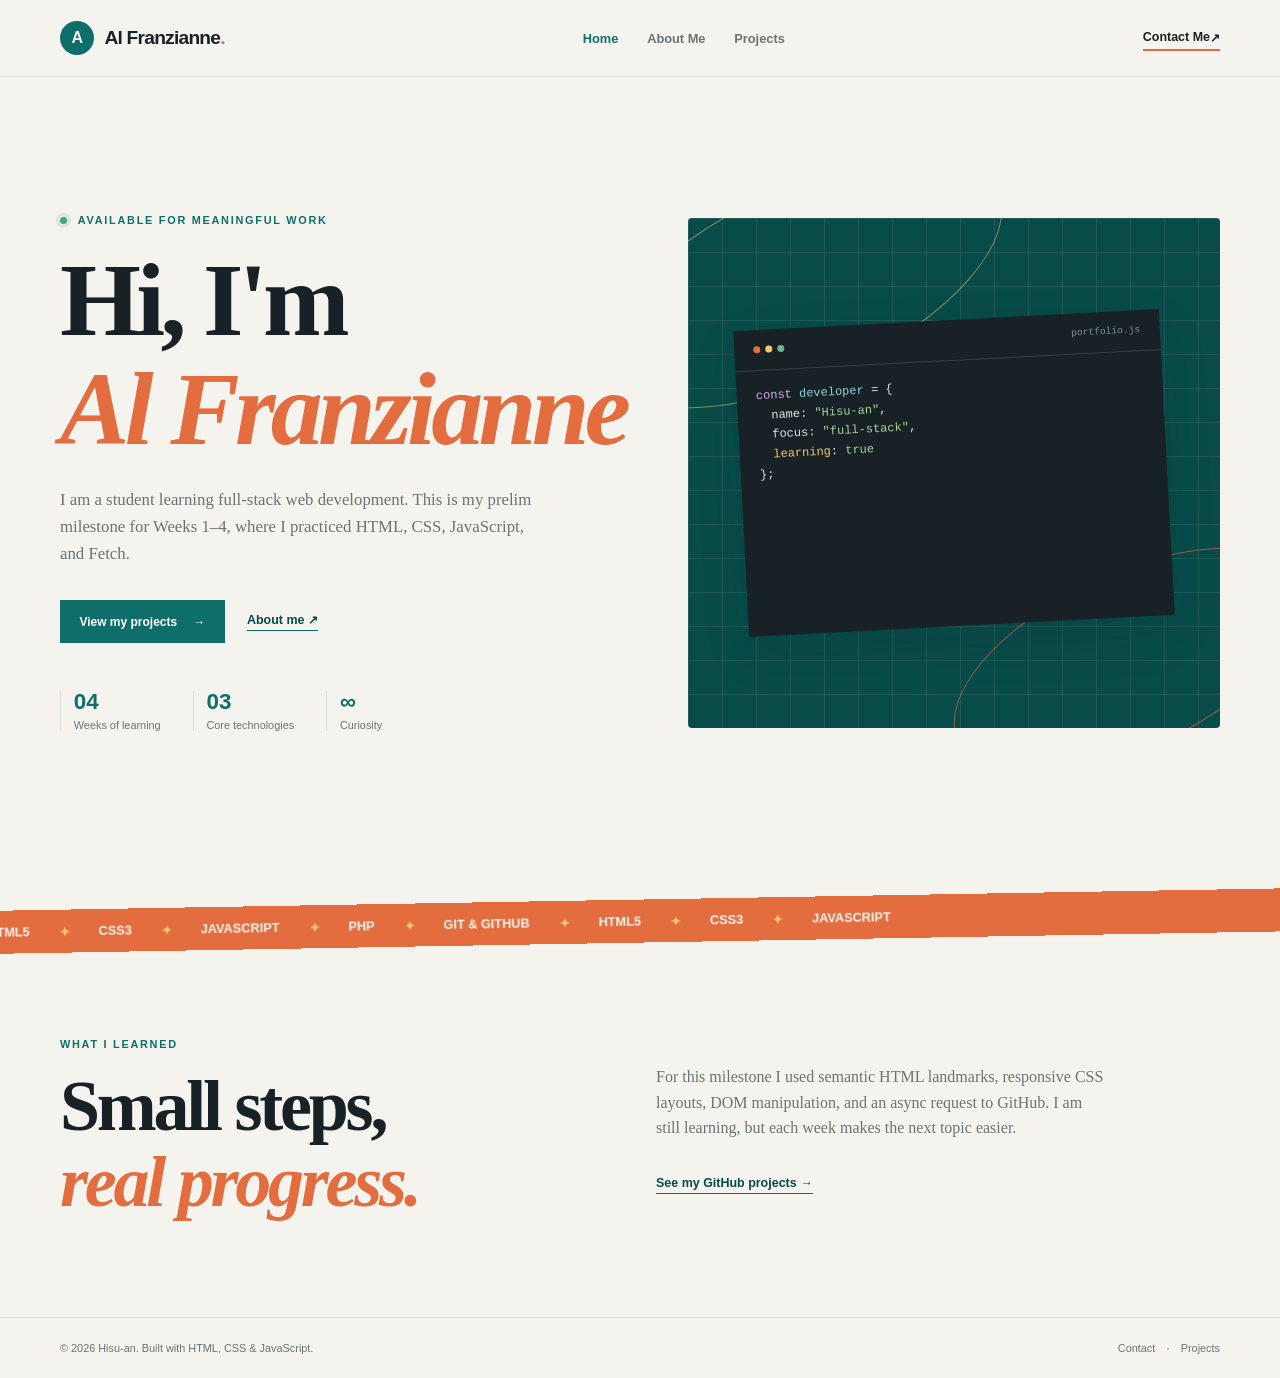
<file: index.html>
<!doctype html>
<html lang="en">

<head>
  <meta charset="UTF-8">
  <meta name="viewport" content="width=device-width, initial-scale=1.0">
  <meta name="description" content="Al's full-stack web development portfolio and prelim milestone.">
  <title>Prelim Milestone 1</title>
  <link rel="stylesheet" href="style.css">
  <script src="script.js" defer></script>
</head>

<body>
  <header class="site-header">
    <nav class="nav container" aria-label="Primary navigation">
      <a class="brand" href="index.html" aria-label="Al Franzianne home">
        <span class="brand-mark">A</span><span>Al Franzianne<span class="brand-dot">.</span></span>
      </a>
      <button class="menu-toggle" type="button" aria-expanded="false" aria-controls="primary-links">Menu</button>
      <ul class="nav-links" id="primary-links">
        <li><a class="active" href="index.html">Home</a></li>
        <li><a href="about.html">About Me</a></li>
        <li><a href="projects.html">Projects</a></li>
      </ul>
      <a class="nav-cta" href="about.html#contact">Contact Me <span aria-hidden="true">↗</span></a>
    </nav>
  </header>

  <main>
    <section class="hero container" aria-labelledby="hero-title">
      <div class="hero-copy reveal">
        <p class="eyebrow"><span class="status-dot" aria-hidden="true"></span> Available for meaningful work</p>
        <h1 id="hero-title">Hi, I'm<br><em>Al Franzianne</em></h1>
        <p class="hero-text">I am a student learning full-stack web development. This is my prelim milestone for Weeks
          1–4, where I practiced HTML, CSS, JavaScript, and Fetch.</p>
        <div class="hero-actions"><a class="button button-primary" href="projects.html">View my projects <span
              aria-hidden="true">→</span></a><a class="text-link" href="about.html">About me <span
              aria-hidden="true">↗</span></a></div>
        <dl class="stats" aria-label="Portfolio highlights">
          <div>
            <dt>04</dt>
            <dd>Weeks of learning</dd>
          </div>
          <div>
            <dt>03</dt>
            <dd>Core technologies</dd>
          </div>
          <div>
            <dt>∞</dt>
            <dd>Curiosity</dd>
          </div>
        </dl>
      </div>
      <div class="hero-art reveal" aria-label="Abstract illustration of a developer workspace">
        <div class="art-grid" aria-hidden="true"></div>
        <div class="art-orbit orbit-one" aria-hidden="true"></div>
        <div class="art-orbit orbit-two" aria-hidden="true"></div>
        <div class="code-card">
          <div class="code-top"><span></span><span></span><span></span><small>portfolio.js</small></div>
          <pre><code><span class="code-purple">const</span> <span class="code-blue">developer</span> = {
  name: <span class="code-green">"Hisu-an"</span>,
  focus: <span class="code-green">"full-stack"</span>,
  <span class="code-orange">learning</span>: <span class="code-green">true</span>
};</code></pre>
      </div>
    </section>
    <section class="marquee-band" aria-label="Skills">
      <div class="marquee-track">
        <span>HTML5</span><i>✦</i><span>CSS3</span><i>✦</i><span>JavaScript</span><i>✦</i><span>PHP</span><i>✦</i><span>Git
          & GitHub</span><i>✦</i><span>HTML5</span><i>✦</i><span>CSS3</span><i>✦</i><span>JavaScript</span>
      </div>
    </section>
    <section class="home-intro container reveal" aria-labelledby="intro-title">
      <div>
        <p class="eyebrow">What I learned</p>
        <h2 id="intro-title">Small steps,<br><em>real progress.</em></h2>
      </div>
      <div class="intro-copy">
        <p>For this milestone I used semantic HTML landmarks, responsive CSS layouts, DOM manipulation, and an async
          request to GitHub. I am still learning, but each week makes the next topic easier.</p><a class="text-link"
          href="projects.html">See my GitHub projects <span aria-hidden="true">→</span></a>
      </div>
    </section>
  </main>
  <footer class="site-footer">
    <div class="container footer-inner">
      <p>© 2026 Hisu-an. Built with HTML, CSS & JavaScript.</p>
      <div><a href="about.html#contact">Contact</a><span aria-hidden="true">·</span><a href="projects.html">Projects</a>
      </div>
    </div>
  </footer>
</body>

</html>
</file>
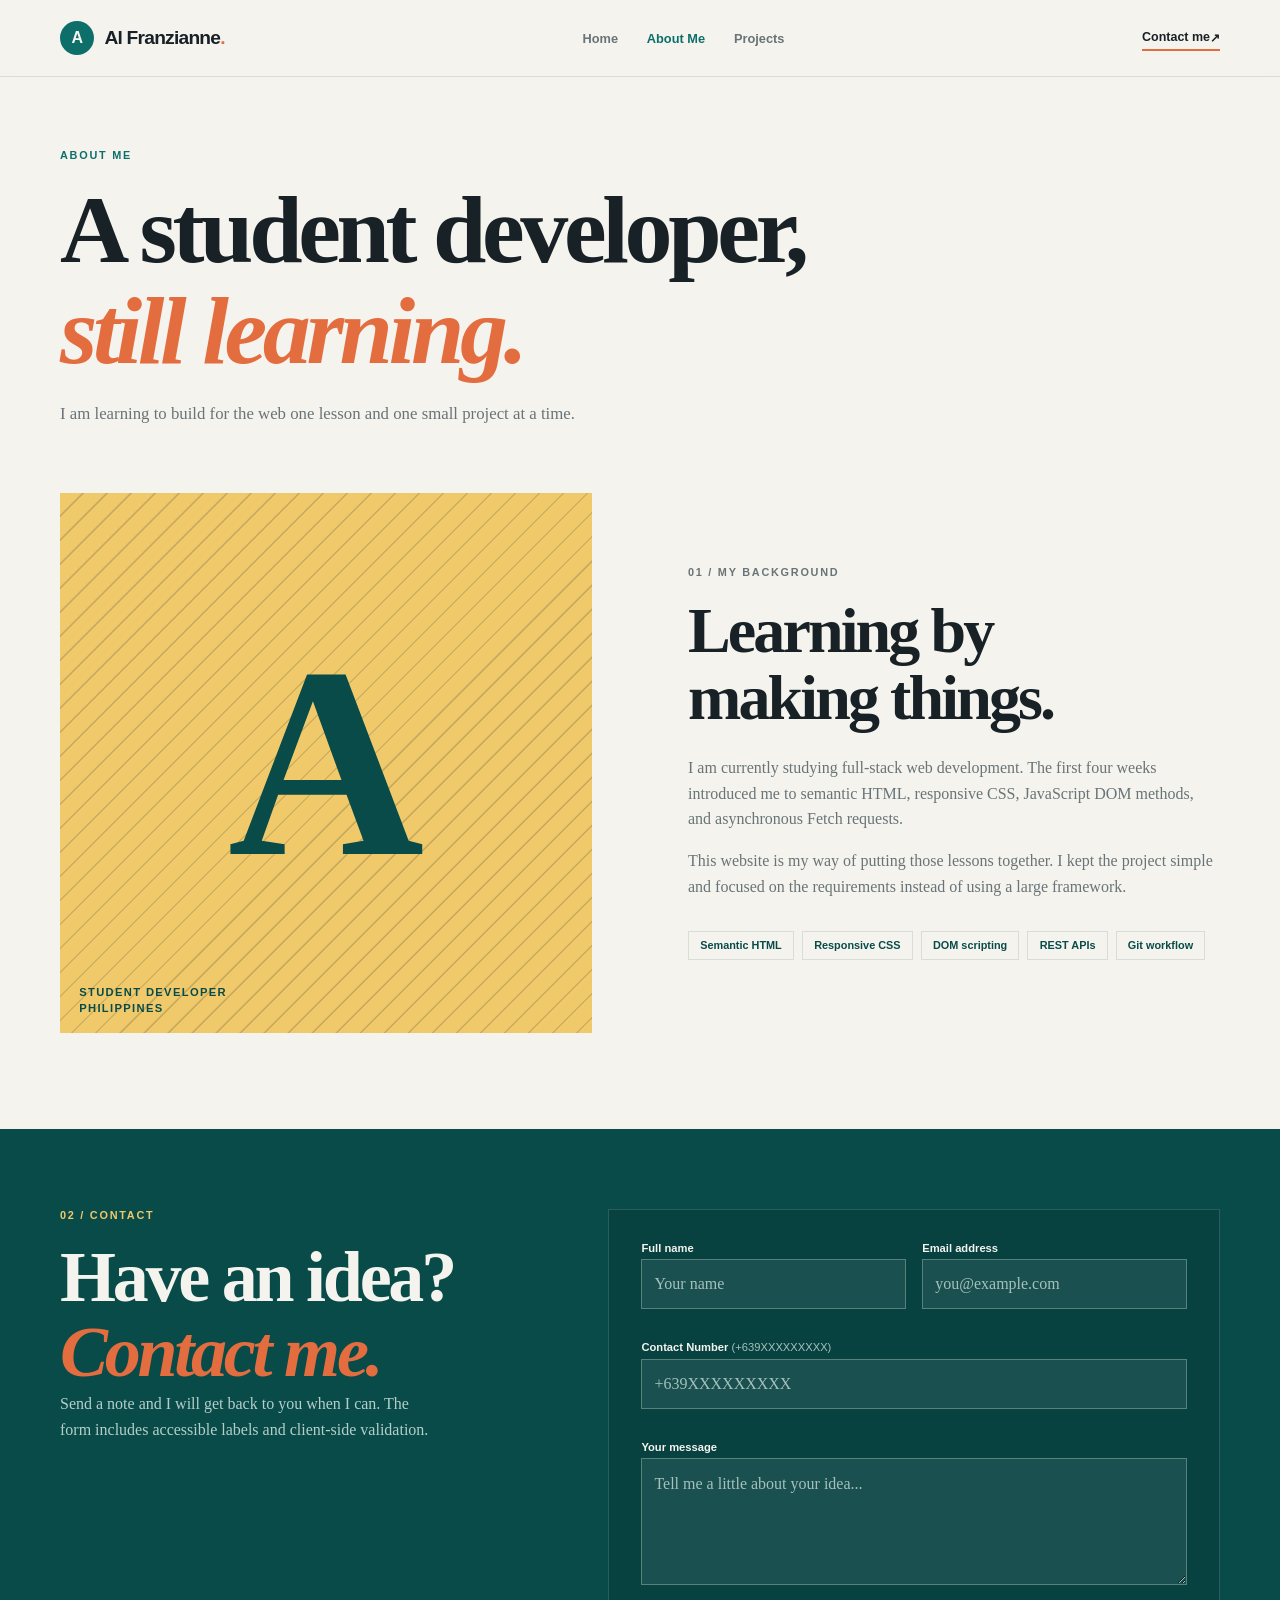
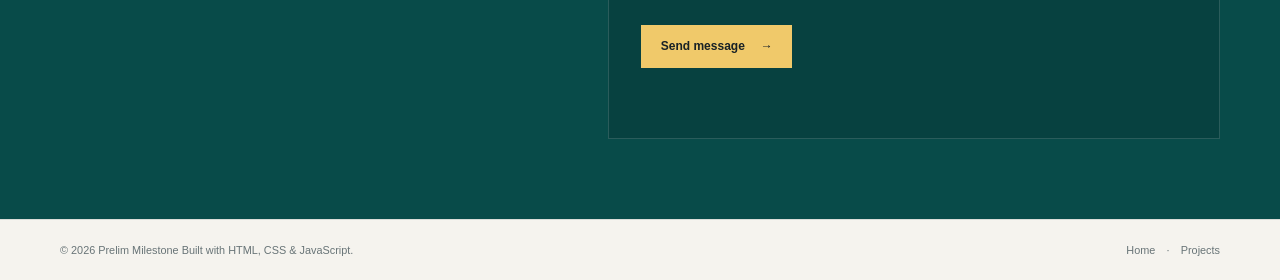
<file: about.html>
<!doctype html>
<html lang="en">

<head>
  <meta charset="UTF-8">
  <meta name="viewport" content="width=device-width, initial-scale=1.0">
  <meta name="description" content="Learn about Al, a student developer studying full-stack web development.">
  <title>About Me | Al</title>
  <link rel="stylesheet" href="style.css">
  <script src="script.js" defer></script>
</head>

<body>
  <header class="site-header">
    <nav class="nav container" aria-label="Primary navigation"><a class="brand" href="index.html"
        aria-label="Al Franzianne home"><span class="brand-mark">A</span><span>Al Franzianne<span
            class="brand-dot">.</span></span></a><button class="menu-toggle" type="button" aria-expanded="false"
        aria-controls="primary-links">Menu</button>
      <ul class="nav-links" id="primary-links">
        <li><a href="index.html">Home</a></li>
        <li><a class="active" href="about.html">About Me</a></li>
        <li><a href="projects.html">Projects</a></li>
      </ul><a class="nav-cta" href="#contact">Contact me <span aria-hidden="true">↗</span></a>
    </nav>
  </header>
  <main>
    <section class="page-heading container reveal">
      <p class="eyebrow">About me</p>
      <h1>A student developer,<br><em>still learning.</em></h1>
      <p>I am learning to build for the web one lesson and one small project at a time.</p>
    </section>
    <section class="about-layout container">
      <div class="profile-frame reveal">
        <div class="profile-pattern" aria-hidden="true"></div>
        <div class="profile-initial">A</div><span class="profile-label">Student developer<br>Philippines</span>
      </div>
      <div class="about-copy reveal">
        <p class="eyebrow">01 / My background</p>
        <h2>Learning by<br>making things.</h2>
        <p>I am currently studying full-stack web development. The first four weeks introduced me to semantic HTML,
          responsive CSS, JavaScript DOM methods, and asynchronous Fetch requests.</p>
        <p>This website is my way of putting those lessons together. I kept the project simple and focused on the
          requirements instead of using a large framework.</p>
        <div class="skill-list" aria-label="Skills learned"><span>Semantic HTML</span><span>Responsive
            CSS</span><span>DOM scripting</span><span>REST APIs</span><span>Git workflow</span></div>
      </div>
    </section>
    <section class="contact-section" id="contact" aria-labelledby="contact-title">
      <div class="container contact-layout">
        <div>
          <p class="eyebrow">02 / Contact</p>
          <h2 id="contact-title">Have an idea?<br><em>Contact me.</em></h2>
          <p class="contact-intro">Send a note and I will get back to you when I can. The form includes accessible
            labels and client-side validation.</p>
        </div>
        <form class="contact-form" id="contactForm" novalidate>
          <div class="form-row">
            <div class="field"><label for="fullName">Full name</label><input id="fullName" name="fullName" type="text"
                required autocomplete="name" placeholder="Your name"><small class="field-error"
                data-error-for="fullName"></small></div>
            <div class="field"><label for="email">Email address</label><input id="email" name="email" type="email"
                required autocomplete="email" placeholder="you@example.com"><small class="field-error"
                data-error-for="email"></small></div>
          </div>
          <div class="field"><label for="phone">Contact Number <span class="label-hint">(+639XXXXXXXXX)</span></label><input id="phone" name="phone" type="tel" required inputmode="tel"
              pattern="^(09\\d{9}|\\+639\\d{9})$" placeholder="+639XXXXXXXXX"><small class="field-error"
              data-error-for="phone"></small></div>
          <div class="field"><label for="message">Your message</label><textarea id="message" name="message" rows="4"
              required placeholder="Tell me a little about your idea..."></textarea><small class="field-error"
              data-error-for="message"></small></div><button class="button button-primary" type="submit">Send message
            <span aria-hidden="true">→</span></button>
          <p class="form-status" id="formStatus" role="status" aria-live="polite"></p>
        </form>
      </div>
    </section>
  </main>
  <footer class="site-footer">
    <div class="container footer-inner">
      <p>© 2026 Prelim Milestone Built with HTML, CSS & JavaScript.</p>
      <div><a href="index.html">Home</a><span aria-hidden="true">·</span><a href="projects.html">Projects</a></div>
    </div>
  </footer>
</body>

</html>
</file>
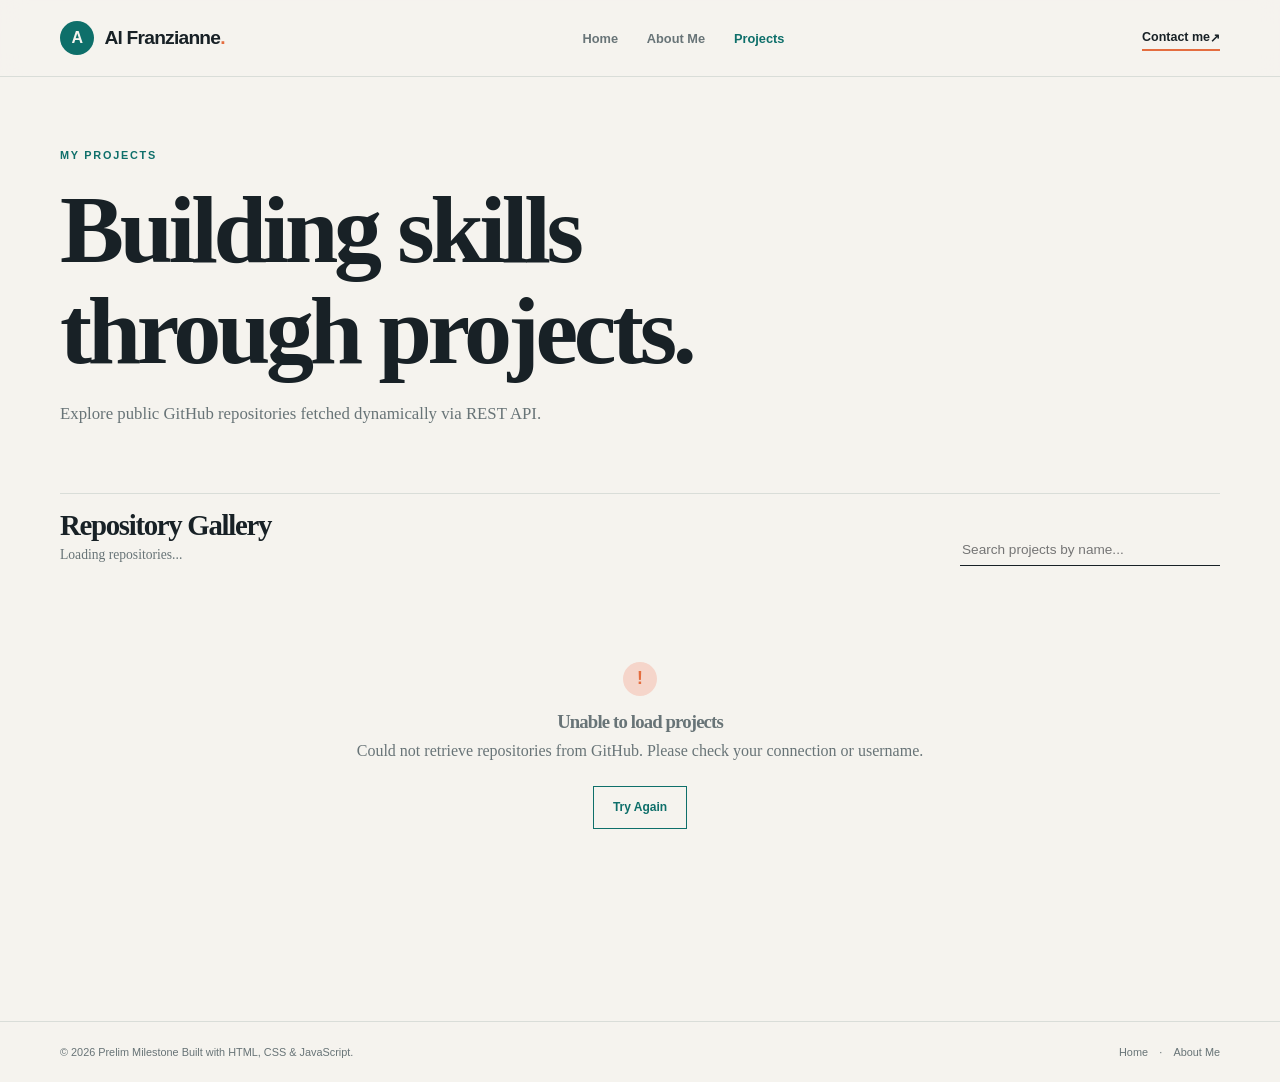
<file: projects.html>
<!DOCTYPE html>
<html lang="en">

<head>
  <meta charset="UTF-8">
  <meta name="viewport" content="width=device-width, initial-scale=1.0">
  <meta name="description" content="Explore GitHub projects built by Al.">
  <title>Projects | Al</title>
  <link rel="stylesheet" href="style.css">
  <script src="script.js" defer></script>
</head>

<body>
  <header class="site-header">
    <nav class="nav container" aria-label="Primary navigation">
      <a class="brand" href="index.html" aria-label="Al Franzianne home">
        <span class="brand-mark">A</span><span>Al Franzianne<span class="brand-dot">.</span></span>
      </a>
      <button class="menu-toggle" type="button" aria-expanded="false" aria-controls="primary-links">Menu</button>
      <ul class="nav-links" id="primary-links">
        <li><a href="index.html">Home</a></li>
        <li><a href="about.html">About Me</a></li>
        <li><a class="active" href="projects.html">Projects</a></li>
      </ul>
      <a class="nav-cta" href="about.html#contact">Contact me <span aria-hidden="true">↗</span></a>
    </nav>
  </header>

  <main>
    <section class="page-heading container reveal">
      <p class="eyebrow">My projects</p>
      <h1>Building skills through projects.</h1>
      <p>Explore public GitHub repositories fetched dynamically via REST API.</p>
    </section>

    <section class="projects-section container">
      <div class="gallery-toolbar">
        <div>
          <h2>Repository Gallery</h2>
          <p class="muted-text" id="repoSummary">Loading repositories...</p>
        </div>
        <div class="search-box">
          <label for="projectSearch" class="sr-only">Search projects by name</label>
          <input type="search" id="projectSearch" placeholder="Search projects by name...">
        </div>
      </div>

      <!-- Loading State -->
      <div class="loading-state is-hidden" id="loadingState">
        <div class="spinner" aria-hidden="true"></div>
        <p>Fetching projects from GitHub...</p>
      </div>

      <!-- Error State -->
      <div class="empty-state is-hidden" id="errorState">
        <div class="empty-icon">!</div>
        <h3>Unable to load projects</h3>
        <p id="errorMessage">Something went wrong while requesting data.</p>
        <button class="button button-outline" id="retryButton" type="button">Try Again</button>
      </div>

      <!-- Dynamic Project Cards Container -->
      <div class="project-grid" id="projectGrid"></div>

      <!-- Pagination Container -->
      <div class="pagination" id="pagination" aria-label="Project pagination"></div>
    </section>
  </main>

  <footer class="site-footer">
    <div class="container footer-inner">
      <p>© 2026 Prelim Milestone Built with HTML, CSS & JavaScript.</p>
      <div><a href="index.html">Home</a><span aria-hidden="true">·</span><a href="about.html">About Me</a></div>
    </div>
  </footer>
</body>

</html>
</file>
<file: style.css>
:root {
  --ink: #182126;
  --paper: #f5f3ee;
  --muted: #687477;
  --line: #d9ddd8;
  --teal: #0e6f6a;
  --teal-dark: #084b49;
  --orange: #e46d3f;
  --yellow: #f0c96a;
  --space-1: .5rem;
  --space-2: 1rem;
  --space-3: 1.5rem;
  --space-4: 2.5rem;
  --space-5: 5rem;
  --radius: 4px;
  --shadow: 0 18px 50px rgba(24, 33, 38, .1);
}

* {
  box-sizing: border-box;
}

html {
  scroll-behavior: smooth;
}

body {
  margin: 0;
  background: var(--paper);
  color: var(--ink);
  font-family: Georgia, 'Times New Roman', serif;
  line-height: 1.6;
}

a {
  color: inherit;
  text-decoration: none;
}

button,
input,
textarea {
  font: inherit;
}

button {
  cursor: pointer;
}

.container {
  width: min(100% - 2.5rem, 1160px);
  margin-inline: auto;
}

.sr-only {
  position: absolute;
  width: 1px;
  height: 1px;
  padding: 0;
  margin: -1px;
  overflow: hidden;
  clip: rect(0, 0, 0, 0);
  white-space: nowrap;
  border: 0;
}

.site-header {
  border-bottom: 1px solid var(--line);
  background: rgba(245, 243, 238, .93);
  position: sticky;
  top: 0;
  z-index: 10;
  backdrop-filter: blur(12px);
}

.nav {
  min-height: 76px;
  display: flex;
  align-items: center;
  justify-content: space-between;
  gap: var(--space-2);
}

.brand {
  display: flex;
  align-items: center;
  gap: .65rem;
  font: 700 1.2rem/1 'Trebuchet MS', sans-serif;
  letter-spacing: -.04em;
}

.brand-mark {
  display: grid;
  place-items: center;
  width: 34px;
  aspect-ratio: 1;
  border-radius: 50%;
  color: var(--paper);
  background: var(--teal);
  font-size: 1rem;
}

.brand-dot {
  color: var(--orange);
}

.nav-links {
  display: none;
  gap: 1.8rem;
  list-style: none;
  margin: 0;
  padding: 0;
  font: 600 .8rem 'Trebuchet MS', sans-serif;
}

.nav-links a {
  color: var(--muted);
  transition: color .2s ease;
}

.nav-links a:hover,
.nav-links a.active {
  color: var(--teal);
}

.nav-cta {
  display: none;
  border-bottom: 2px solid var(--orange);
  padding: .25rem 0;
  font: 700 .78rem 'Trebuchet MS', sans-serif;
}

.menu-toggle {
  border: 1px solid var(--line);
  background: transparent;
  color: var(--ink);
  padding: .45rem .75rem;
  font: 700 .72rem 'Trebuchet MS', sans-serif;
}

.hero {
  display: grid;
  gap: var(--space-4);
  padding-block: 4rem 5rem;
  align-items: center;
}

.hero-copy {
  max-width: 650px;
}

.eyebrow {
  color: var(--teal);
  font: 700 .68rem 'Trebuchet MS', sans-serif;
  letter-spacing: .16em;
  text-transform: uppercase;
  margin: 0 0 1.2rem;
}

.status-dot {
  display: inline-block;
  width: 7px;
  height: 7px;
  border-radius: 50%;
  background: #43a58c;
  box-shadow: 0 0 0 4px rgba(67, 165, 140, .15);
  margin-right: .4rem;
}

h1,
h2,
h3,
p {
  margin-top: 0;
}

h1,
h2,
h3 {
  line-height: 1.05;
  letter-spacing: -.045em;
}

h1 {
  font-size: clamp(3.2rem, 12vw, 6.5rem);
  max-width: 780px;
  margin-bottom: 1.5rem;
}

h1 em,
h2 em {
  color: var(--orange);
  font-style: italic;
}

.hero-text {
  max-width: 480px;
  color: var(--muted);
  font-size: 1.05rem;
}

.hero-actions {
  display: flex;
  flex-wrap: wrap;
  align-items: center;
  gap: 1.4rem;
  margin: 2rem 0 3rem;
}

.button {
  display: inline-flex;
  align-items: center;
  gap: 1rem;
  border: 1px solid transparent;
  padding: .85rem 1.15rem;
  font: 700 .75rem 'Trebuchet MS', sans-serif;
  transition: transform .2s ease, background .2s ease;
}

.button:hover {
  transform: translateY(-2px);
}

.button-primary {
  background: var(--teal);
  color: white;
}

.button-primary:hover {
  background: var(--teal-dark);
}

.button-outline {
  background: transparent;
  color: var(--teal);
  border-color: var(--teal);
}

.text-link {
  color: var(--teal-dark);
  border-bottom: 1px solid var(--teal);
  padding-bottom: .2rem;
  font: 700 .78rem 'Trebuchet MS', sans-serif;
}

.stats {
  display: flex;
  gap: 2rem;
  margin: 0;
}

.stats div {
  border-left: 1px solid var(--line);
  padding-left: .8rem;
}

.stats dt {
  color: var(--teal);
  font: 700 1.4rem/1 'Trebuchet MS', sans-serif;
}

.stats dd {
  color: var(--muted);
  font: .68rem 'Trebuchet MS', sans-serif;
  margin: .35rem 0 0;
}

.hero-art {
  min-height: 370px;
  position: relative;
  overflow: hidden;
  background: var(--teal-dark);
  border-radius: var(--radius);
  isolation: isolate;
}

.art-grid {
  position: absolute;
  inset: 0;
  opacity: .18;
  background-image: linear-gradient(rgba(255, 255, 255, .5) 1px, transparent 1px), linear-gradient(90deg, rgba(255, 255, 255, .5) 1px, transparent 1px);
  background-size: 34px 34px;
}

.art-orbit {
  position: absolute;
  border: 1px solid rgba(240, 201, 106, .55);
  border-radius: 50%;
  transform: rotate(-25deg);
}

.orbit-one {
  width: 430px;
  height: 190px;
  top: -30px;
  left: -100px;
}

.orbit-two {
  width: 380px;
  height: 175px;
  bottom: -20px;
  right: -100px;
  border-color: rgba(228, 109, 63, .65);
}

.code-card {
  position: absolute;
  inset: 20% 10%;
  padding: 0 1.2rem 1.1rem;
  background: #182126;
  color: #dce7df;
  box-shadow: var(--shadow);
  transform: rotate(-3deg);
  font: .75rem/1.65 Consolas, monospace;
}

.code-top {
  display: flex;
  align-items: center;
  gap: 5px;
  border-bottom: 1px solid #344147;
  margin: 0 -1.2rem 1rem;
  padding: .75rem 1.2rem;
  color: #809096;
}

.code-top span {
  width: 7px;
  height: 7px;
  border-radius: 50%;
  background: #e46d3f;
}

.code-top span:nth-child(2) {
  background: #f0c96a;
}

.code-top span:nth-child(3) {
  background: #6ab59d;
}

.code-top small {
  margin-left: auto;
  font-size: .6rem;
}

.code-card pre {
  white-space: pre-wrap;
}

.code-purple {
  color: #d6a9e8;
}

.code-blue {
  color: #8ed2da;
}

.code-green {
  color: #a6d49c;
}

.code-orange {
  color: #f0c96a;
}

.code-footer {
  border-top: 1px solid #344147;
  padding-top: .8rem;
  color: #8ca19d;
  font-size: .64rem;
}

.pulse-line {
  display: inline-block;
  width: 7px;
  height: 7px;
  background: var(--orange);
  border-radius: 50%;
}

.floating-note {
  position: absolute;
  display: flex;
  align-items: center;
  gap: .55rem;
  padding: .65rem .8rem;
  background: var(--paper);
  box-shadow: 0 8px 25px rgba(0, 0, 0, .2);
  font: .68rem 'Trebuchet MS', sans-serif;
}

.floating-note strong,
.floating-note small {
  display: block;
}

.floating-note small {
  color: var(--muted);
}

.note-icon {
  color: var(--teal);
  font-size: 1.1rem;
}

.note-icon.orange {
  color: var(--orange);
}

.note-top {
  top: 9%;
  right: 5%;
}

.note-bottom {
  bottom: 8%;
  left: 5%;
}

.marquee-band {
  overflow: hidden;
  color: var(--paper);
  background: var(--orange);
  padding: .85rem 0;
  transform: rotate(-1deg) scale(1.02);
}

.marquee-track {
  width: max-content;
  display: flex;
  align-items: center;
  gap: 1.8rem;
  font: 700 .78rem 'Trebuchet MS', sans-serif;
  text-transform: uppercase;
  animation: drift 24s linear infinite;
}

.marquee-track i {
  color: var(--yellow);
  font-style: normal;
}

@keyframes drift {
  to {
    transform: translateX(-35%);
  }
}

.home-intro {
  display: grid;
  gap: 2rem;
  padding-block: 6rem;
}

.home-intro h2,
.contact-section h2 {
  font-size: clamp(2.3rem, 7vw, 4.5rem);
  margin-bottom: 0;
}

.intro-copy {
  max-width: 450px;
  color: var(--muted);
}

.intro-copy .text-link {
  display: inline-block;
  margin-top: 1.2rem;
}

.page-heading {
  padding-block: 4.5rem 3rem;
}

.page-heading h1 {
  font-size: clamp(3rem, 10vw, 6rem);
  margin-bottom: 1.2rem;
}

.page-heading>p:last-child {
  max-width: 550px;
  color: var(--muted);
  font-size: 1.05rem;
}

.about-layout {
  display: grid;
  gap: 3rem;
  padding-bottom: 6rem;
}

.profile-frame {
  min-height: 410px;
  position: relative;
  overflow: hidden;
  background: var(--yellow);
}

.profile-pattern {
  position: absolute;
  inset: 0;
  opacity: .35;
  background: repeating-linear-gradient(135deg, transparent 0 15px, rgba(24, 33, 38, .5) 16px 17px);
}

.profile-initial {
  position: absolute;
  inset: 0;
  display: grid;
  place-items: center;
  color: var(--teal-dark);
  font: 900 17rem/.8 Georgia, serif;
}

.profile-label {
  position: absolute;
  left: 1.2rem;
  bottom: 1rem;
  color: var(--teal-dark);
  font: 700 .7rem/1.4 'Trebuchet MS', sans-serif;
  text-transform: uppercase;
  letter-spacing: .12em;
}

.about-copy {
  max-width: 540px;
}

.about-copy h2 {
  font-size: clamp(2.2rem, 6vw, 4rem);
  margin-bottom: 1.5rem;
}

.about-copy p {
  color: var(--muted);
}

.skill-list {
  display: flex;
  flex-wrap: wrap;
  gap: .5rem;
  margin-top: 2rem;
}

.skill-list span {
  border: 1px solid var(--line);
  padding: .45rem .7rem;
  color: var(--teal-dark);
  font: 700 .68rem 'Trebuchet MS', sans-serif;
}

.contact-section {
  padding-block: 5rem;
  background: var(--teal-dark);
  color: var(--paper);
}

.contact-layout {
  display: grid;
  gap: 3rem;
}

.contact-section .eyebrow {
  color: var(--yellow);
}

.contact-intro {
  max-width: 370px;
  color: #b5ceca;
}

.contact-form {
  padding: 1.3rem;
  background: rgba(0, 0, 0, .13);
  border: 1px solid rgba(255, 255, 255, .14);
}

.form-row {
  display: grid;
  gap: 1rem;
}

.field {
  margin-bottom: 1rem;
}

.field label {
  display: block;
  margin-bottom: .35rem;
  font: 700 .7rem 'Trebuchet MS', sans-serif;
}

.label-hint {
  color: #a4c1bc;
  font-weight: 400;
}

.field input,
.field textarea {
  width: 100%;
  border: 1px solid #57827b;
  background: rgba(255, 255, 255, .08);
  color: white;
  padding: .7rem .75rem;
  outline: none;
  border-radius: 0;
}

.field input::placeholder,
.field textarea::placeholder {
  color: #a4c1bc;
}

.field input:focus,
.field textarea:focus {
  border-color: var(--yellow);
  box-shadow: 0 0 0 2px rgba(240, 201, 106, .2);
}

.field input[aria-invalid="true"],
.field textarea[aria-invalid="true"] {
  border-color: #ff9e80;
}

.field-error {
  display: block;
  min-height: 1rem;
  color: #ffb09a;
  font: .68rem 'Trebuchet MS', sans-serif;
}

.contact-form .button-primary {
  background: var(--yellow);
  color: var(--ink);
}

.form-status {
  min-height: 1.4rem;
  margin: 1rem 0 0;
  color: var(--yellow);
  font: 700 .75rem 'Trebuchet MS', sans-serif;
}

.projects-section {
  padding-bottom: 6rem;
}

.gallery-toolbar {
  display: flex;
  flex-direction: column;
  gap: 1rem;
  align-items: flex-start;
  padding-block: 1rem 2rem;
  border-top: 1px solid var(--line);
}

.gallery-toolbar h2 {
  margin-bottom: .25rem;
  font-size: 1.8rem;
}

.muted-text {
  color: var(--muted);
  font-size: .85rem;
  margin: 0;
}

.search-box {
  display: flex;
  align-items: center;
  gap: .5rem;
  width: 100%;
  border-bottom: 1px solid var(--ink);
  padding: .4rem 0;
  color: var(--teal);
}

.search-box input {
  width: 100%;
  border: 0;
  outline: 0;
  background: transparent;
  color: var(--ink);
  font: .85rem 'Trebuchet MS', sans-serif;
}

.loading-state,
.empty-state {
  padding: 4rem 1rem;
  text-align: center;
  color: var(--muted);
}

.spinner {
  display: inline-block;
  width: 34px;
  height: 34px;
  border: 3px solid var(--line);
  border-top-color: var(--orange);
  border-right-color: var(--teal);
  border-radius: 50%;
  animation: spin .8s linear infinite;
}

.spinner-sm {
  display: inline-block;
  width: 14px;
  height: 14px;
  border: 2px solid rgba(24, 33, 38, 0.25);
  border-top-color: var(--ink);
  border-radius: 50%;
  animation: spin .6s linear infinite;
  vertical-align: middle;
  margin-left: .35rem;
}

@keyframes spin {
  to {
    transform: rotate(360deg);
  }
}

.empty-icon {
  display: grid;
  place-items: center;
  width: 34px;
  height: 34px;
  margin: 0 auto 1rem;
  border-radius: 50%;
  background: #f5d5ca;
  color: var(--orange);
  font: 700 1.1rem sans-serif;
}

.empty-state h3 {
  margin-bottom: .4rem;
}

.empty-state p {
  margin-bottom: 1.4rem;
}

.is-hidden {
  display: none;
}

.project-grid {
  display: grid;
  grid-template-columns: 1fr;
  gap: 1rem;
}

.project-card {
  display: flex;
  flex-direction: column;
  min-height: 230px;
  padding: 1.25rem;
  border: 1px solid var(--line);
  background: #faf9f5;
  transition: transform .2s ease, box-shadow .2s ease;
}

.project-card:hover {
  transform: translateY(-4px);
  box-shadow: var(--shadow);
}

.project-card h3 {
  margin: 1.1rem 0 .45rem;
  font-size: 1.25rem;
}

.project-card p {
  color: var(--muted);
  font-size: .85rem;
  margin-bottom: 1.2rem;
}

.project-meta {
  display: flex;
  gap: 1rem;
  color: var(--muted);
  font: .68rem 'Trebuchet MS', sans-serif;
}

.project-meta span:first-child {
  color: var(--teal);
}

.card-top {
  display: flex;
  justify-content: space-between;
  align-items: flex-start;
}

.language-dot {
  display: inline-flex;
  align-items: center;
  gap: .4rem;
  color: var(--teal);
  font: 700 .68rem 'Trebuchet MS', sans-serif;
}

.language-dot::before {
  content: '';
  width: 8px;
  height: 8px;
  border-radius: 50%;
  background: var(--orange);
}

.bookmark {
  border: 0;
  background: transparent;
  color: var(--muted);
  padding: 0;
  font-size: 1.2rem;
}

.bookmark.is-bookmarked {
  color: var(--orange);
}

.card-link {
  margin-top: auto;
  padding-top: 1rem;
  color: var(--teal-dark);
  font: 700 .7rem 'Trebuchet MS', sans-serif;
}

.pagination {
  display: flex;
  justify-content: center;
  gap: .5rem;
  padding-top: 2rem;
}

.page-button {
  min-width: 32px;
  height: 32px;
  border: 1px solid var(--line);
  background: transparent;
  color: var(--muted);
  font: 700 .7rem 'Trebuchet MS', sans-serif;
}

.page-button.active,
.page-button:hover {
  background: var(--teal);
  border-color: var(--teal);
  color: white;
}

.site-footer {
  border-top: 1px solid var(--line);
  padding-block: 1.5rem;
  color: var(--muted);
  font: .68rem 'Trebuchet MS', sans-serif;
}

.footer-inner {
  display: flex;
  flex-direction: column;
  gap: .5rem;
}

.footer-inner p {
  margin: 0;
}

.footer-inner div {
  display: flex;
  gap: .7rem;
}

.footer-inner a:hover {
  color: var(--teal);
}

.reveal {
  animation: reveal .7s ease both;
}

.reveal:nth-child(2) {
  animation-delay: .12s;
}

@keyframes reveal {
  from {
    opacity: 0;
    transform: translateY(14px);
  }

  to {
    opacity: 1;
    transform: translateY(0);
  }
}

@media (min-width: 640px) {
  .container {
    width: min(100% - 4rem, 1160px);
  }

  .form-row {
    grid-template-columns: 1fr 1fr;
  }

  .contact-form {
    padding: 2rem;
  }

  .footer-inner {
    flex-direction: row;
    justify-content: space-between;
  }
}

@media (min-width: 900px) {
  .menu-toggle {
    display: none;
  }

  .nav-links,
  .nav-cta {
    display: flex;
  }

  .hero {
    grid-template-columns: 1.05fr .95fr;
    min-height: calc(100vh - 77px);
    padding-block: 3rem 5rem;
  }

  .hero-art {
    min-height: 510px;
  }

  .home-intro,
  .about-layout {
    grid-template-columns: 1fr 1fr;
    align-items: center;
  }

  .about-layout {
    gap: 6rem;
  }

  .profile-frame {
    min-height: 540px;
  }

  .contact-layout {
    grid-template-columns: .9fr 1.1fr;
    align-items: start;
  }

  .gallery-toolbar {
    flex-direction: row;
    align-items: end;
    justify-content: space-between;
  }

  .search-box {
    width: 260px;
  }

  .project-grid {
    grid-template-columns: repeat(3, 1fr);
  }

  .projects-heading {
    padding-bottom: 4rem;
  }
}

@media (prefers-reduced-motion: reduce) {

  *,
  *::before,
  *::after {
    animation-duration: .01ms !important;
    animation-iteration-count: 1 !important;
    scroll-behavior: auto !important;
    transition-duration: .01ms !important;
  }
}
</file>
